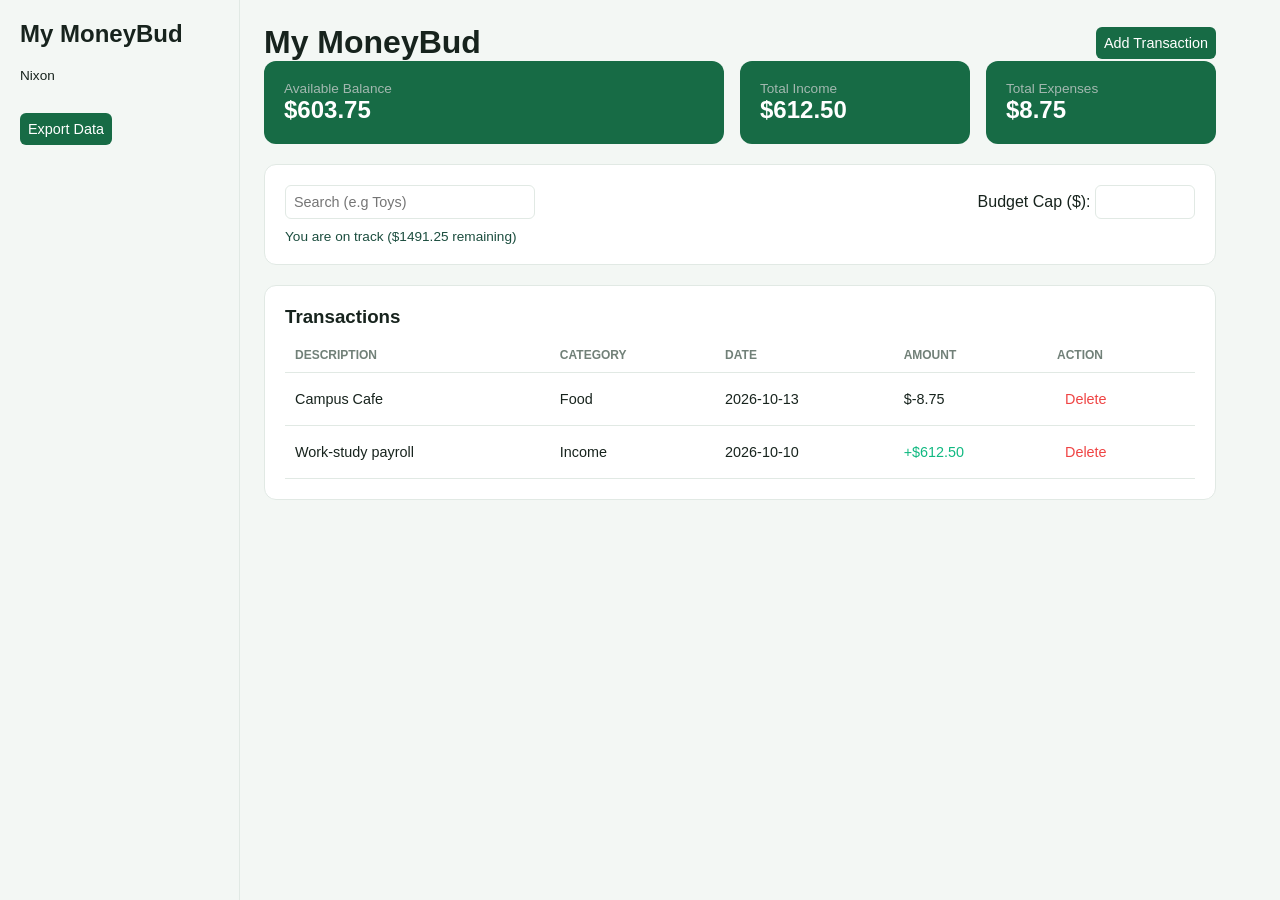
<file: index.html>
<!DOCTYPE html>
<html>
    <head>
        <meta charset="UTF-8">
        <title>My MoneyBud</title>
        <link rel="stylesheet" href="styles/style.css">
        <script type="module" src="scripts/app.js"></script>
    </head>
    <body>
        <aside>  
            
            <h2>My MoneyBud</h2>
            <p style="margin-top: 20px; font-size:0.85rem">Nixon</p>
            <button onclick="exportJSON()" style="margin-top: 30px;">Export Data</button>
        </aside>

        <main id="main">
            <div style="display: flex; justify-content: space-between; align-items: center;">
                <h1>My MoneyBud</h1>
                <button onclick="toggleModal(true)">Add Transaction</button>
            </div>

            <div class="grid">
                <div class="card dark">
                    <div style="color: #a3b8b0; font-size: 0.85rem;">Available Balance</div>
                    <div id="balance" style="font-size: 1.5rem; font-weight: bold;">$0</div>
                </div>
                <div class="card dark">
                    <div style="color: #a3b8b0; font-size: 0.85rem;">Total Income</div>
                    <div id="income" style="font-size: 1.5rem; font-weight: bold;">$0</div>
                </div>
                <div class="card dark">
                    <div style="color: #a3b8b0; font-size: 0.85rem;">Total Expenses</div>
                    <div id="expenses" style="font-size: 1.5rem; font-weight: bold;">$0</div>
                </div>
            </div>

            <div class="card">
                <div style="display: flex; justify-content:space-between; align-items:center;">
                    <input type="text" id="search" placeholder="Search (e.g Toys)" style="width: 250px;">
                    <label>Budget Cap ($): <input type="number" id="cap" style="width: 100px;"></label>
                </div>
                <div id="live-msg" role="status" style="margin-top: 10px; font-size: 0.85rem;"></div>
            </div>

            <div class="card">
                <h3>Transactions</h3>
                <table>
                    <thead>
                        <tr>
                            <th>Description</th>
                            <th>Category</th>
                            <th>Date</th>
                            <th>Amount</th>
                            <th>Action</th>
                        </tr>
                    </thead>
                    <tbody id="tbody"></tbody>
                </table>
            </div>
        </main>

        <div class="modal" id="modal">
            <div class="modal-content">
                <h3>New Transaction</h3>
                <form id="form" style="display: flex; flex-direction: column; gap: 10px;" margin-top: 12px>
                    <input type="text" id="desc" placeholder="Description" required>
                    <input type="text" id="amount" placeholder="Amount" required>
                    <select id="cat">
                        <option value="Food">Food</option>
                        <option value="Books">Books</option>
                        <option value="Transport">Transport</option>
                        <option value="Entertainment">Entertainment</option>
                        <option value="Income">Income</option>
                    </select>
                    <input type="date" id="date" required>
                    <span id="error" style="color: var(--danger); font-size: 0.75rem;"></span>
                    <div style="display: flex; justify-content: flex-end; gap: 8px;">
                        <button type="button" onclick="toggleModal(false)" style="background: #e5e7eb; color: #374151;">Cancel</button>
                        <button type="submit">Save</button>
                    </div>
                </form>
            </div>
        </div>
    </body>
</html>
</file>
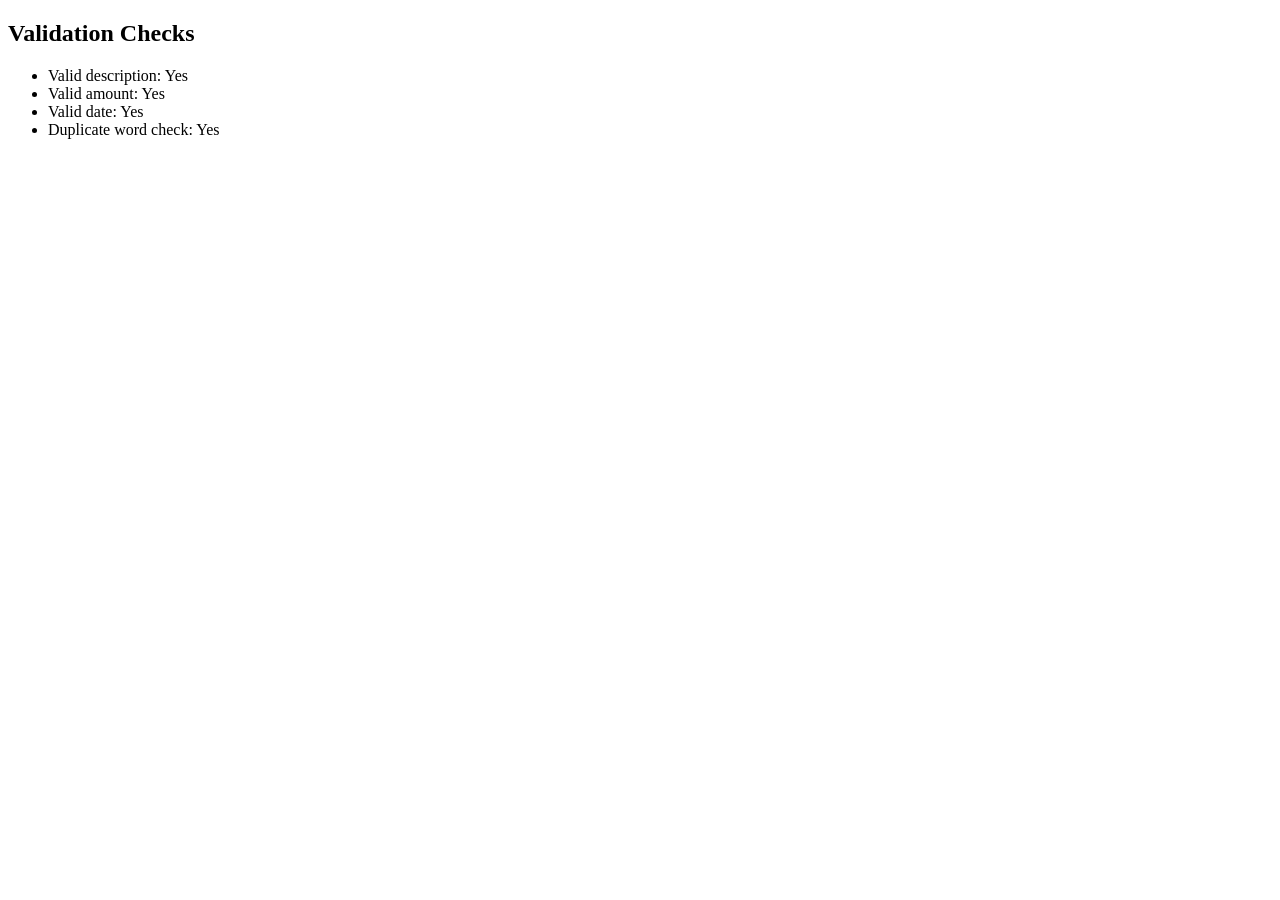
<file: test.html>
<!DOCTYPE html>
<html>
    <head>
        <meta charset="UTF-8">
        <title>Tests</title>
    </head>

    <body>
        <h2>Validation Checks</h2>
        <ul id="results"></ul>
        <script type="module">
            import { validateDesc, validateAmount, validateDate, checkAdvanced } from './scripts/validators.js';
            const log = (msg, ok) => document.getElementById('results').innerHTML+= `<li>${msg}: ${ok ? 'Yes' : 'No'}</li>`;

            log('Valid description', validateDesc('Coffee'));
            log('Valid amount', validateAmount('15.50'));
            log('Valid date', validateDate('2026-10-14'));
            log('Duplicate word check', checkAdvanced('test test'));
        </script>
    </body>
</html>
</file>
<file: styles/style.css>
@media(max-width:768px) {aside {display: none;} main {margin-left: 0; padding: 12px;} .grid {grid-template-columns: 1fr;}}

:root {
    --bg: #f3f7f4;
    --card: #ffffff;
    --text: #17231d;
    --muted: #718078;
    --primary: #176b45;
    --border: #e1e9e4;
    --danger: #dc4c4c;
}

* {
    box-sizing: border-box;
    margin: 0;
    padding:0%;
    font-family: sans-serif;
}

body {
    background: var(--bg);
    display: flex;
    min-height: 100vh;
    color: var(--text);
}

aside {
    width: 240px;
    border-right: 1px solid var(--border);
    padding: 20px;
    position: fixed;
    height: 100vh;
    background: var(-card);
}

main {
    margin-left: 240px;
    flex: 1;
    padding: 24px;
    max-width: 1000px;
}

.card {
    background: var(--card);
    border: 1px solid var(--border);
    padding: 20px;
    margin-bottom: 20px;
    border-radius: 12px;
}

.dark {
    background: var(--primary);
    color: white;
    border: none;
}

.grid {
    display: grid;
    grid-template-columns: 2fr 1fr 1fr;
    gap: 16px;
}

input, select, button { padding:8px; border: 1px solid var(--border); border-radius: 6px; font-size: 0.9rem; }
button {background: var(--primary); color: white; border: none; cursor: pointer; font-weight: 500;}
table {width: 100%; border-collapse: collapse; margin-top: 10px;}
th, td {padding: 10px; border-bottom: 1px solid var(--border); text-align: left; font-size: 0.9rem;}
th {color: var(--muted); font-size: 0.75rem; text-transform: uppercase;}
mark {background: #fef08a;}

.modal {
    display: none;
    position: fixed;
    inset: 0;
    background:rgba(0, 0, 0, 0.5);
    align-items: center;
    justify-content: center;
}

.modal.active {
    display:flex;
}

.modal-content {
    background: white;
    padding: 24px;
    border-radius: 12px;
    width: 100%;
    max-width: 400px;
}
</file>
